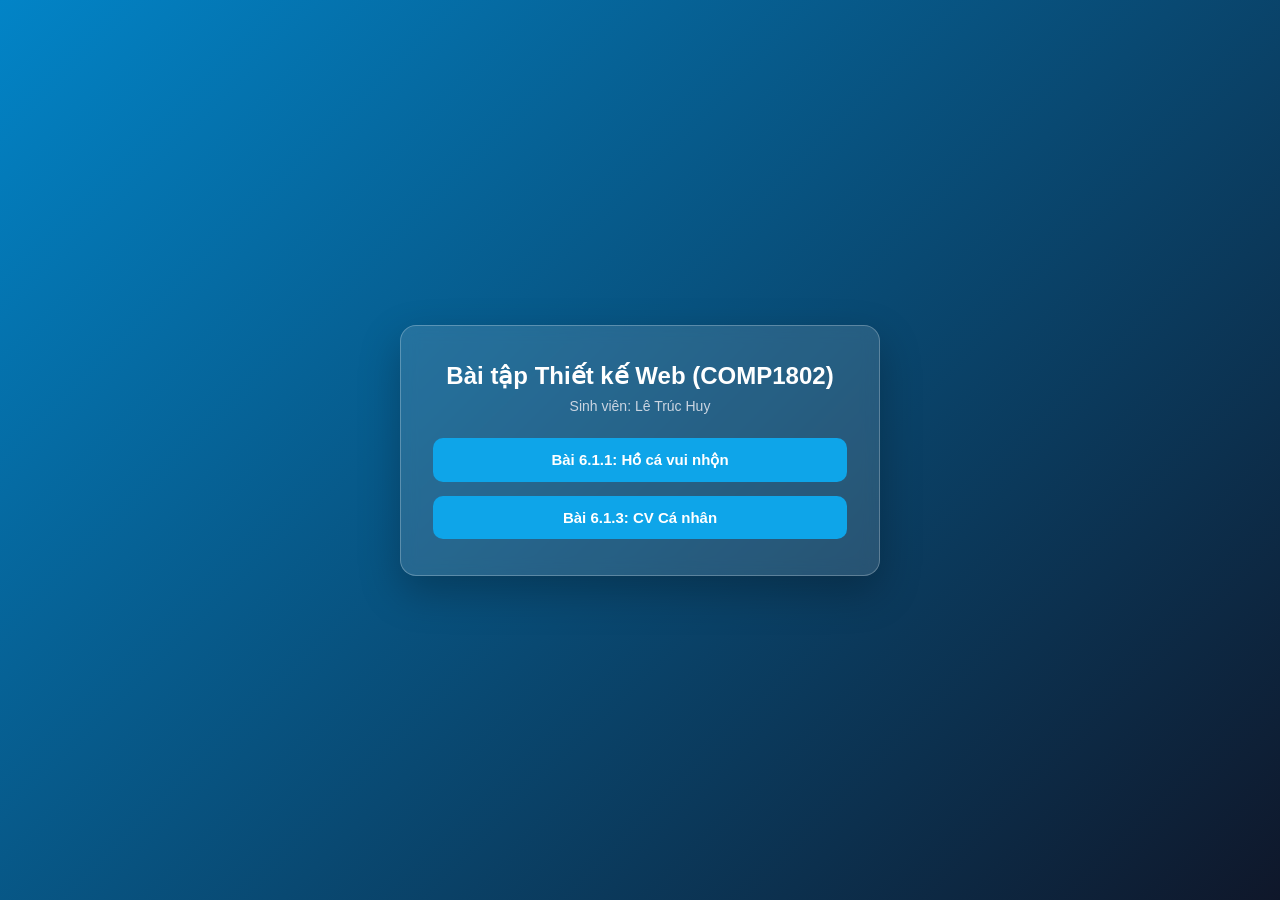
<file: index.html>
<!doctype html>
<html lang="vi">
<head>
  <meta charset="utf-8" />
  <meta name="viewport" content="width=device-width, initial-scale=1.0" />
  <title>Bài tập Thiết kế Web - COMP1802</title>
  <style>
    * {
      box-sizing: border-box;
      margin: 0;
      padding: 0;
    }

    body {
      font-family: "Segoe UI", Arial, sans-serif;
      background: linear-gradient(135deg, #0284c7, #0f172a);
      color: #ffffff;
      display: flex;
      justify-content: center;
      align-items: center;
      min-height: 100vh;
      padding: 20px;
    }

    .box {
      width: 100%;
      max-width: 480px;
      background: rgba(255, 255, 255, 0.12);
      padding: 36px 32px;
      border-radius: 16px;
      text-align: center;
      backdrop-filter: blur(8px);
      border: 1px solid rgba(255, 255, 255, 0.25);
      box-shadow: 0 16px 40px rgba(0, 0, 0, 0.25);
    }

    h1 {
      font-size: 24px;
      margin-bottom: 8px;
    }

    p {
      color: #cbd5e1;
      font-size: 14px;
      margin-bottom: 24px;
    }

    .links {
      display: flex;
      flex-direction: column;
      gap: 14px;
    }

    .links a {
      display: block;
      padding: 13px 20px;
      background: #0ea5e9;
      color: #ffffff;
      text-decoration: none;
      font-weight: 600;
      font-size: 15px;
      border-radius: 10px;
      transition: background 0.2s ease, transform 0.15s ease;
    }

    .links a:hover {
      background: #38bdf8;
      transform: translateY(-2px);
    }
  </style>
</head>
<body>
  <div class="box">
    <h1>Bài tập Thiết kế Web (COMP1802)</h1>
    <p>Sinh viên: Lê Trúc Huy</p>
    <div class="links">
      <a href="Hồ cá/aquarium/hoca.html">Bài 6.1.1: Hồ cá vui nhộn</a>
      <a href="CV/cv/cv.html">Bài 6.1.3: CV Cá nhân</a>
    </div>
  </div>
</body>
</html>
</file>
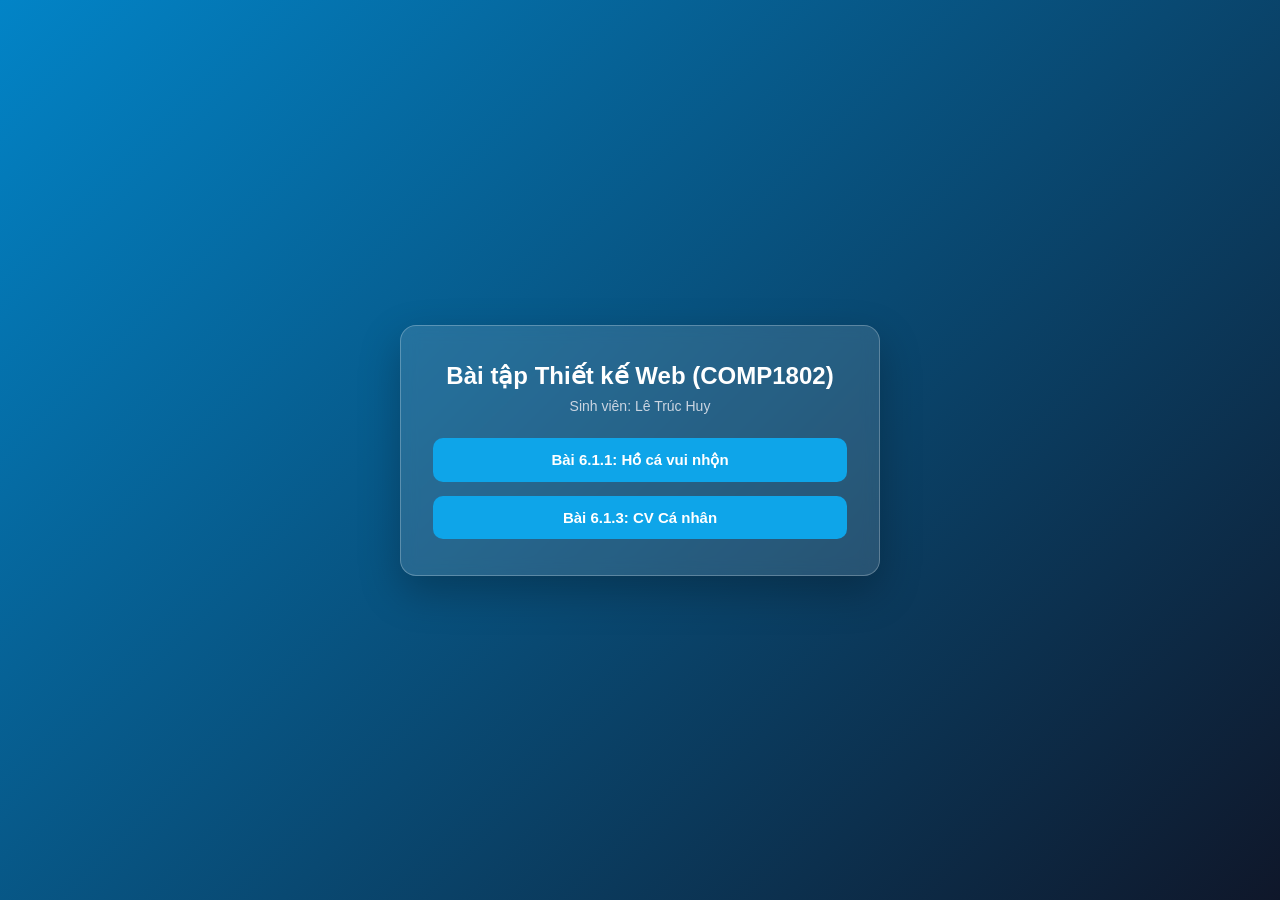
<file: BTTKW/index.html>
<!doctype html>
<html lang="vi">
<head>
  <meta charset="utf-8" />
  <meta name="viewport" content="width=device-width, initial-scale=1.0" />
  <title>Bài tập Thiết kế Web - COMP1802</title>
  <style>
    * {
      box-sizing: border-box;
      margin: 0;
      padding: 0;
    }

    body {
      font-family: "Segoe UI", Arial, sans-serif;
      background: linear-gradient(135deg, #0284c7, #0f172a);
      color: #ffffff;
      display: flex;
      justify-content: center;
      align-items: center;
      min-height: 100vh;
      padding: 20px;
    }

    .box {
      width: 100%;
      max-width: 480px;
      background: rgba(255, 255, 255, 0.12);
      padding: 36px 32px;
      border-radius: 16px;
      text-align: center;
      backdrop-filter: blur(8px);
      border: 1px solid rgba(255, 255, 255, 0.25);
      box-shadow: 0 16px 40px rgba(0, 0, 0, 0.25);
    }

    h1 {
      font-size: 24px;
      margin-bottom: 8px;
    }

    p {
      color: #cbd5e1;
      font-size: 14px;
      margin-bottom: 24px;
    }

    .links {
      display: flex;
      flex-direction: column;
      gap: 14px;
    }

    .links a {
      display: block;
      padding: 13px 20px;
      background: #0ea5e9;
      color: #ffffff;
      text-decoration: none;
      font-weight: 600;
      font-size: 15px;
      border-radius: 10px;
      transition: background 0.2s ease, transform 0.15s ease;
    }

    .links a:hover {
      background: #38bdf8;
      transform: translateY(-2px);
    }
  </style>
</head>
<body>
  <div class="box">
    <h1>Bài tập Thiết kế Web (COMP1802)</h1>
    <p>Sinh viên: Lê Trúc Huy</p>
    <div class="links">
      <a href="Hồ cá/aquarium/hoca.html">Bài 6.1.1: Hồ cá vui nhộn</a>
      <a href="CV/cv/cv.html">Bài 6.1.3: CV Cá nhân</a>
    </div>
  </div>
</body>
</html>
</file>
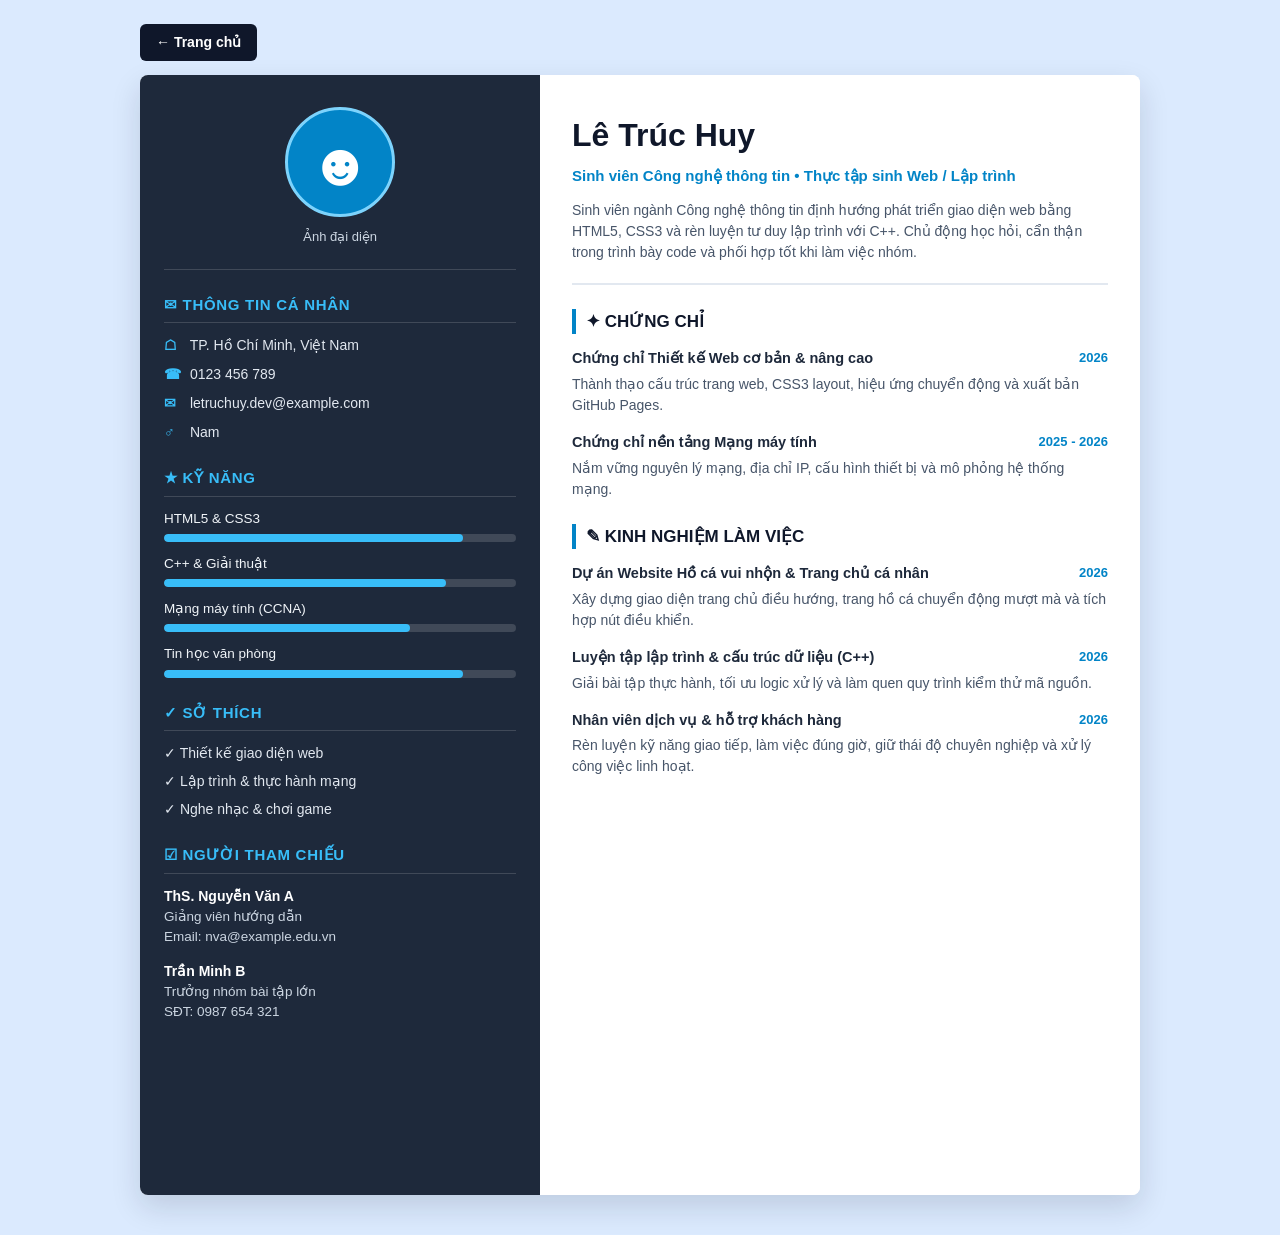
<file: cv.html>
<!doctype html>
<html lang="vi">
  <head>
    <meta charset="utf-8" />
    <meta name="viewport" content="width=device-width, initial-scale=1.0" />
    <title>CV Cá nhân - Bài 6.1.3</title>
    <link rel="stylesheet" href="cv.css" />
  </head>
  <body>
    <div class="nav-top">
      <a href="../index.html">&#8592; Trang chủ</a>
    </div>

    <div class="cv-container">
      <!-- CỘT TRÁI (40%) -->
      <aside class="left-col">
        <div class="avatar-wrap">
          <div class="avatar-circle">&#9787;</div>
          <p class="avatar-label">Ảnh đại diện</p>
        </div>

        <div class="section-box">
          <h2 class="left-title">&#9993; Thông tin cá nhân</h2>
          <p class="info-line">
            <span class="sym">&#9750;</span> TP. Hồ Chí Minh, Việt Nam
          </p>
          <p class="info-line"><span class="sym">&#9742;</span> 0123 456 789</p>
          <p class="info-line">
            <span class="sym">&#9993;</span> letruchuy.dev@example.com
          </p>
          <p class="info-line"><span class="sym">&#9794;</span> Nam</p>
        </div>

        <div class="section-box">
          <h2 class="left-title">&#9733; Kỹ năng</h2>
          <div class="skill-item">
            <div class="skill-name">HTML5 &amp; CSS3</div>
            <div class="skill-track"><div class="skill-bar w-85"></div></div>
          </div>
          <div class="skill-item">
            <div class="skill-name">C++ &amp; Giải thuật</div>
            <div class="skill-track"><div class="skill-bar w-80"></div></div>
          </div>
          <div class="skill-item">
            <div class="skill-name">Mạng máy tính (CCNA)</div>
            <div class="skill-track"><div class="skill-bar w-70"></div></div>
          </div>
          <div class="skill-item">
            <div class="skill-name">Tin học văn phòng</div>
            <div class="skill-track"><div class="skill-bar w-85"></div></div>
          </div>
        </div>

        <div class="section-box">
          <h2 class="left-title">&#10003; Sở thích</h2>
          <ul class="sym-list">
            <li>&#10003; Thiết kế giao diện web</li>
            <li>&#10003; Lập trình &amp; thực hành mạng</li>
            <li>&#10003; Nghe nhạc &amp; chơi game</li>
          </ul>
        </div>

        <div class="section-box">
          <h2 class="left-title">&#9745; Người tham chiếu</h2>
          <div class="ref-box">
            <p class="ref-name">ThS. Nguyễn Văn A</p>
            <p class="ref-detail">Giảng viên hướng dẫn</p>
            <p class="ref-detail">Email: nva@example.edu.vn</p>
          </div>
          <div class="ref-box">
            <p class="ref-name">Trần Minh B</p>
            <p class="ref-detail">Trưởng nhóm bài tập lớn</p>
            <p class="ref-detail">SĐT: 0987 654 321</p>
          </div>
        </div>
      </aside>

      <!-- CỘT PHẢI (60%) -->
      <main class="right-col">
        <div class="profile-header">
          <h1 class="full-name">Lê Trúc Huy</h1>
          <p class="job-title">
            Sinh viên Công nghệ thông tin &bull; Thực tập sinh Web / Lập trình
          </p>
          <p class="summary">
            Sinh viên ngành Công nghệ thông tin định hướng phát triển giao diện
            web bằng HTML5, CSS3 và rèn luyện tư duy lập trình với C++. Chủ động
            học hỏi, cẩn thận trong trình bày code và phối hợp tốt khi làm việc
            nhóm.
          </p>
        </div>

        <div class="right-section">
          <h2 class="right-title">&#10022; Chứng chỉ</h2>
          <div class="item-card">
            <div class="item-head">
              <strong>Chứng chỉ Thiết kế Web cơ bản &amp; nâng cao</strong>
              <span>2026</span>
            </div>
            <p>
              Thành thạo cấu trúc trang web, CSS3 layout, hiệu ứng chuyển động
              và xuất bản GitHub Pages.
            </p>
          </div>
          <div class="item-card">
            <div class="item-head">
              <strong>Chứng chỉ nền tảng Mạng máy tính</strong>
              <span>2025 - 2026</span>
            </div>
            <p>
              Nắm vững nguyên lý mạng, địa chỉ IP, cấu hình thiết bị và mô phỏng
              hệ thống mạng.
            </p>
          </div>
        </div>

        <div class="right-section">
          <h2 class="right-title">&#9998; Kinh nghiệm làm việc</h2>
          <div class="item-card">
            <div class="item-head">
              <strong
                >Dự án Website Hồ cá vui nhộn &amp; Trang chủ cá nhân</strong
              >
              <span>2026</span>
            </div>
            <p>
              Xây dựng giao diện trang chủ điều hướng, trang hồ cá chuyển động
              mượt mà và tích hợp nút điều khiển.
            </p>
          </div>
          <div class="item-card">
            <div class="item-head">
              <strong>Luyện tập lập trình &amp; cấu trúc dữ liệu (C++)</strong>
              <span>2026</span>
            </div>
            <p>
              Giải bài tập thực hành, tối ưu logic xử lý và làm quen quy trình
              kiểm thử mã nguồn.
            </p>
          </div>
          <div class="item-card">
            <div class="item-head">
              <strong>Nhân viên dịch vụ &amp; hỗ trợ khách hàng</strong>
              <span>2026</span>
            </div>
            <p>
              Rèn luyện kỹ năng giao tiếp, làm việc đúng giờ, giữ thái độ chuyên
              nghiệp và xử lý công việc linh hoạt.
            </p>
          </div>
        </div>
      </main>
    </div>
  </body>
</html>
</file>
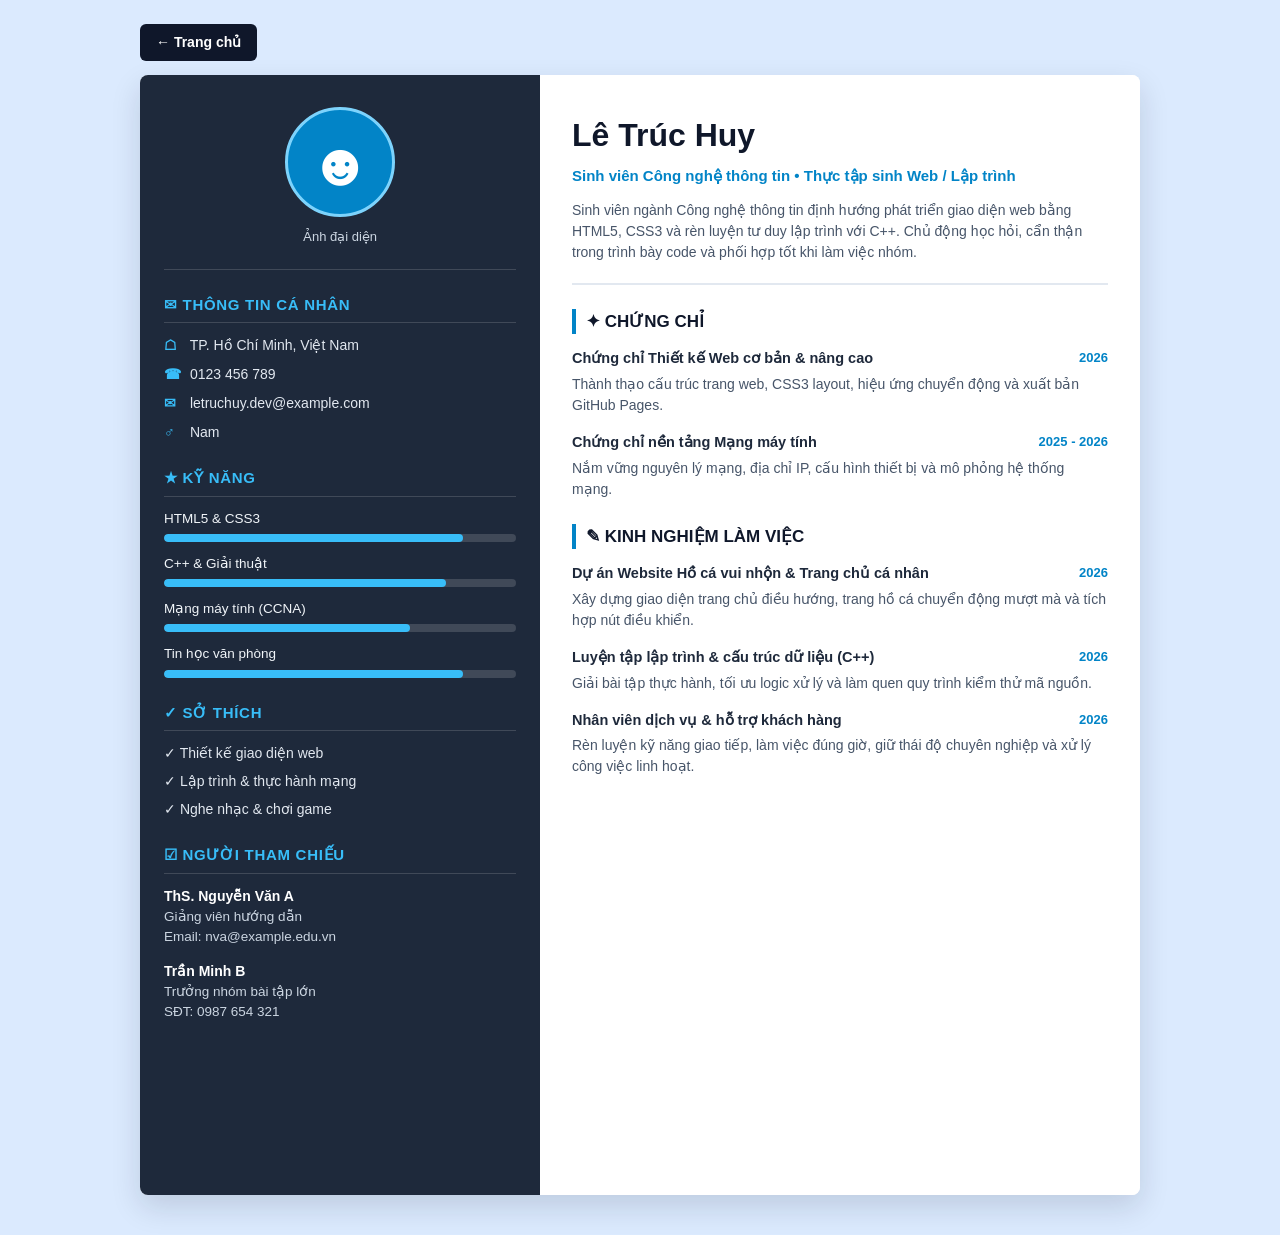
<file: BTTKW/CV/cv/cv.html>
<!doctype html>
<html lang="vi">
  <head>
    <meta charset="utf-8" />
    <meta name="viewport" content="width=device-width, initial-scale=1.0" />
    <title>CV Cá nhân - Bài 6.1.3</title>
    <link rel="stylesheet" href="cv.css" />
  </head>
  <body>
    <div class="nav-top">
      <a href="../../index.html">&#8592; Trang chủ</a>
    </div>

    <div class="cv-container">
      <!-- CỘT TRÁI (40%) -->
      <aside class="left-col">
        <div class="avatar-wrap">
          <div class="avatar-circle">&#9787;</div>
          <p class="avatar-label">Ảnh đại diện</p>
        </div>

        <div class="section-box">
          <h2 class="left-title">&#9993; Thông tin cá nhân</h2>
          <p class="info-line">
            <span class="sym">&#9750;</span> TP. Hồ Chí Minh, Việt Nam
          </p>
          <p class="info-line"><span class="sym">&#9742;</span> 0123 456 789</p>
          <p class="info-line">
            <span class="sym">&#9993;</span> letruchuy.dev@example.com
          </p>
          <p class="info-line"><span class="sym">&#9794;</span> Nam</p>
        </div>

        <div class="section-box">
          <h2 class="left-title">&#9733; Kỹ năng</h2>
          <div class="skill-item">
            <div class="skill-name">HTML5 &amp; CSS3</div>
            <div class="skill-track"><div class="skill-bar w-85"></div></div>
          </div>
          <div class="skill-item">
            <div class="skill-name">C++ &amp; Giải thuật</div>
            <div class="skill-track"><div class="skill-bar w-80"></div></div>
          </div>
          <div class="skill-item">
            <div class="skill-name">Mạng máy tính (CCNA)</div>
            <div class="skill-track"><div class="skill-bar w-70"></div></div>
          </div>
          <div class="skill-item">
            <div class="skill-name">Tin học văn phòng</div>
            <div class="skill-track"><div class="skill-bar w-85"></div></div>
          </div>
        </div>

        <div class="section-box">
          <h2 class="left-title">&#10003; Sở thích</h2>
          <ul class="sym-list">
            <li>&#10003; Thiết kế giao diện web</li>
            <li>&#10003; Lập trình &amp; thực hành mạng</li>
            <li>&#10003; Nghe nhạc &amp; chơi game</li>
          </ul>
        </div>

        <div class="section-box">
          <h2 class="left-title">&#9745; Người tham chiếu</h2>
          <div class="ref-box">
            <p class="ref-name">ThS. Nguyễn Văn A</p>
            <p class="ref-detail">Giảng viên hướng dẫn</p>
            <p class="ref-detail">Email: nva@example.edu.vn</p>
          </div>
          <div class="ref-box">
            <p class="ref-name">Trần Minh B</p>
            <p class="ref-detail">Trưởng nhóm bài tập lớn</p>
            <p class="ref-detail">SĐT: 0987 654 321</p>
          </div>
        </div>
      </aside>

      <!-- CỘT PHẢI (60%) -->
      <main class="right-col">
        <div class="profile-header">
          <h1 class="full-name">Lê Trúc Huy</h1>
          <p class="job-title">
            Sinh viên Công nghệ thông tin &bull; Thực tập sinh Web / Lập trình
          </p>
          <p class="summary">
            Sinh viên ngành Công nghệ thông tin định hướng phát triển giao diện
            web bằng HTML5, CSS3 và rèn luyện tư duy lập trình với C++. Chủ động
            học hỏi, cẩn thận trong trình bày code và phối hợp tốt khi làm việc
            nhóm.
          </p>
        </div>

        <div class="right-section">
          <h2 class="right-title">&#10022; Chứng chỉ</h2>
          <div class="item-card">
            <div class="item-head">
              <strong>Chứng chỉ Thiết kế Web cơ bản &amp; nâng cao</strong>
              <span>2026</span>
            </div>
            <p>
              Thành thạo cấu trúc trang web, CSS3 layout, hiệu ứng chuyển động
              và xuất bản GitHub Pages.
            </p>
          </div>
          <div class="item-card">
            <div class="item-head">
              <strong>Chứng chỉ nền tảng Mạng máy tính</strong>
              <span>2025 - 2026</span>
            </div>
            <p>
              Nắm vững nguyên lý mạng, địa chỉ IP, cấu hình thiết bị và mô phỏng
              hệ thống mạng.
            </p>
          </div>
        </div>

        <div class="right-section">
          <h2 class="right-title">&#9998; Kinh nghiệm làm việc</h2>
          <div class="item-card">
            <div class="item-head">
              <strong
                >Dự án Website Hồ cá vui nhộn &amp; Trang chủ cá nhân</strong
              >
              <span>2026</span>
            </div>
            <p>
              Xây dựng giao diện trang chủ điều hướng, trang hồ cá chuyển động
              mượt mà và tích hợp nút điều khiển.
            </p>
          </div>
          <div class="item-card">
            <div class="item-head">
              <strong>Luyện tập lập trình &amp; cấu trúc dữ liệu (C++)</strong>
              <span>2026</span>
            </div>
            <p>
              Giải bài tập thực hành, tối ưu logic xử lý và làm quen quy trình
              kiểm thử mã nguồn.
            </p>
          </div>
          <div class="item-card">
            <div class="item-head">
              <strong>Nhân viên dịch vụ &amp; hỗ trợ khách hàng</strong>
              <span>2026</span>
            </div>
            <p>
              Rèn luyện kỹ năng giao tiếp, làm việc đúng giờ, giữ thái độ chuyên
              nghiệp và xử lý công việc linh hoạt.
            </p>
          </div>
        </div>
      </main>
    </div>
  </body>
</html>
</file>
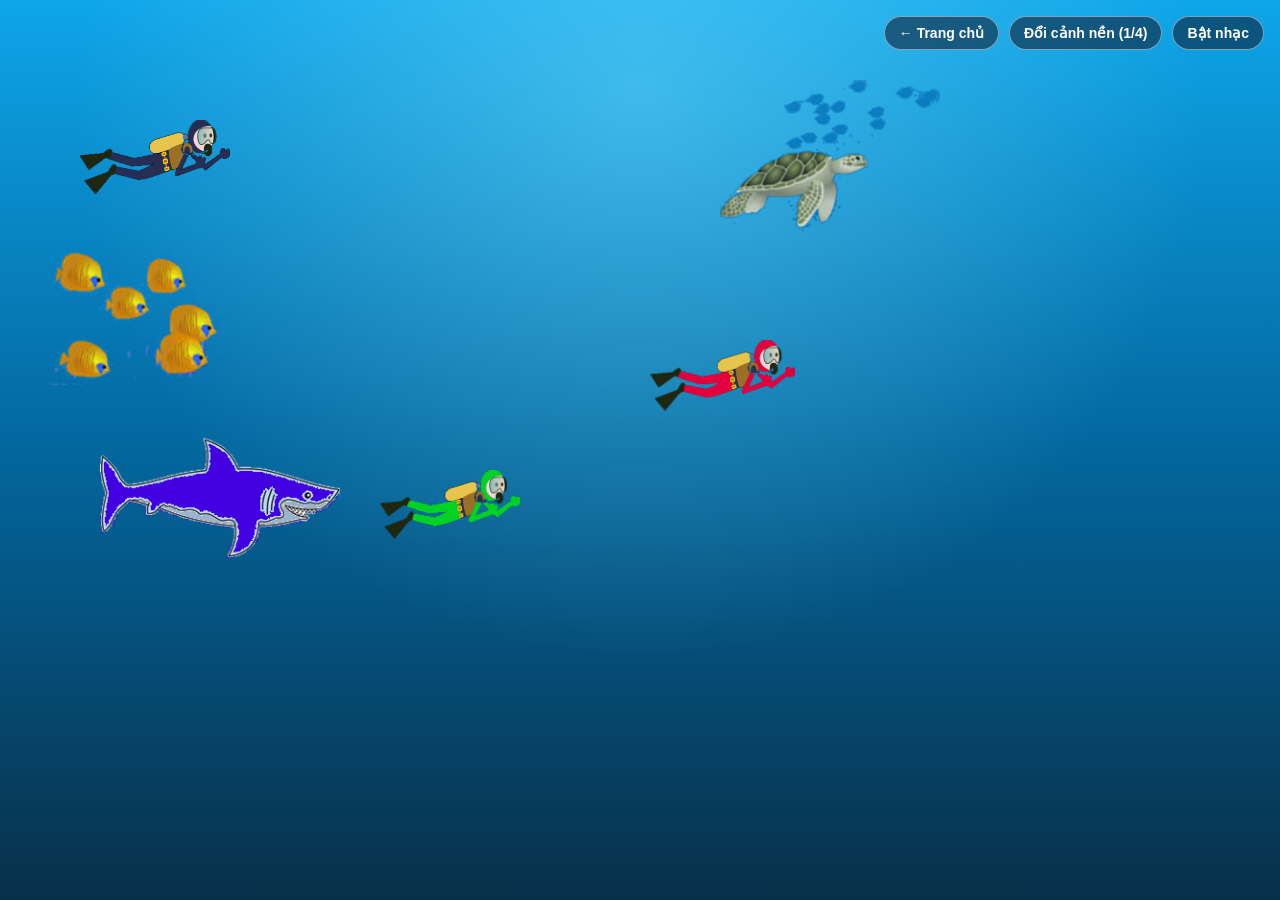
<file: BTTKW/Hồ cá/aquarium/hoca.html>
<!doctype html>
<html lang="vi">
  <head>
    <meta charset="utf-8" />
    <meta name="viewport" content="width=device-width, initial-scale=1.0" />
    <title>Hồ cá vui nhộn</title>
    <link rel="stylesheet" href="hoca.css" />
  </head>
  <body>
    <div id="content" class="bg-1">
      <!-- Yêu cầu nâng cao: Nút điều khiển góc trên bên phải -->
      <div class="controls">
        <a class="ctrl-btn" href="../../index.html">← Trang chủ</a>
        <button type="button" class="ctrl-btn" onclick="doiCanhNen()">
          Đổi cảnh nền (1/4)
        </button>
        <button
          type="button"
          class="ctrl-btn"
          id="musicBtn"
          onclick="batTatNhac()"
        >
          Bật nhạc
        </button>
      </div>

      <!-- Cá mập theo đúng mẫu sách -->
      <div id="shark">
        <img src="image/shark.png" alt="Cá mập" />
      </div>

      <!-- Các đối tượng khác (Bước 5) -->
      <div id="turtle">
        <img src="image/turtle.png" alt="Con rùa" />
      </div>

      <div id="diver1">
        <img src="image/diver1.png" alt="Thợ lặn 1" />
      </div>

      <div id="diver2">
        <img src="image/diver2.png" alt="Thợ lặn 2" />
      </div>

      <div id="diver3">
        <img src="image/diver3.png" alt="Thợ lặn 3" />
      </div>

      <div id="goldfish">
        <img src="image/goldFishSchool.png" alt="Đàn cá vàng" />
      </div>

      <div id="faintschool">
        <img src="image/faintSchool.png" alt="Đàn cá nhỏ" />
      </div>

      <!-- Bong bóng chỉ di chuyển hướng lên trên -->
      <div class="bubble b1"></div>
      <div class="bubble b2"></div>
      <div class="bubble b3"></div>
      <div class="bubble b4"></div>
      <div class="bubble b5"></div>
      <div class="bubble b6"></div>
    </div>

    <script>
      // 1. Đổi qua lại 4 cảnh nền sau mỗi lần nhấn
      let canhHienTai = 1;
      const tongSoCanh = 4;

      function doiCanhNen() {
        const hoCa = document.getElementById("content");
        hoCa.classList.remove("bg-" + canhHienTai);
        canhHienTai = (canhHienTai % tongSoCanh) + 1;
        hoCa.classList.add("bg-" + canhHienTai);
        document.querySelector('button[onclick="doiCanhNen()"]').textContent =
          "Đổi cảnh nền (" + canhHienTai + "/" + tongSoCanh + ")";
      }

      // 2. Phát nhạc hoặc ngừng phát nhạc (tạo giai điệu nhẹ trực tiếp bằng trình duyệt)
      let audioCtx = null;
      let dangPhatNhac = false;
      let musicTimer = null;
      const notNhac = [
        261.63, 329.63, 392.0, 523.25, 392.0, 329.63, 293.66, 392.0,
      ];
      let viTriNot = 0;

      function choiMotNot() {
        if (!dangPhatNhac || !audioCtx) return;
        const osc = audioCtx.createOscillator();
        const gain = audioCtx.createGain();
        osc.type = "sine";
        osc.frequency.value = notNhac[viTriNot % notNhac.length];
        viTriNot++;

        gain.gain.setValueAtTime(0.06, audioCtx.currentTime);
        gain.gain.exponentialRampToValueAtTime(
          0.0001,
          audioCtx.currentTime + 0.55,
        );

        osc.connect(gain);
        gain.connect(audioCtx.destination);
        osc.start();
        osc.stop(audioCtx.currentTime + 0.55);
      }

      function batTatNhac() {
        const btn = document.getElementById("musicBtn");
        if (!dangPhatNhac) {
          if (!audioCtx) {
            audioCtx = new (window.AudioContext || window.webkitAudioContext)();
          }
          if (audioCtx.state === "suspended") {
            audioCtx.resume();
          }
          dangPhatNhac = true;
          btn.textContent = "Tắt nhạc";
          choiMotNot();
          musicTimer = setInterval(choiMotNot, 600);
        } else {
          dangPhatNhac = false;
          btn.textContent = "Bật nhạc";
          clearInterval(musicTimer);
        }
      }
    </script>
  </body>
</html>
</file>
<file: cv.css>
* {
  box-sizing: border-box;
  margin: 0;
  padding: 0;
}

body {
  font-family: "Segoe UI", Arial, sans-serif;
  background-color: #dbeafe;
  color: #1e293b;
  line-height: 1.5;
  padding: 24px 16px 40px;
}

.nav-top {
  max-width: 1000px;
  margin: 0 auto 14px;
}

.nav-top a {
  display: inline-block;
  padding: 8px 16px;
  background-color: #0f172a;
  color: #ffffff;
  text-decoration: none;
  font-size: 14px;
  font-weight: 600;
  border-radius: 6px;
}

.nav-top a:hover {
  background-color: #0369a1;
}

/* Khung CV 2 cột thẳng đứng: 40% - 60% */
.cv-container {
  max-width: 1000px;
  margin: 0 auto;
  display: flex;
  min-height: 1120px;
  background-color: #ffffff;
  border-radius: 8px;
  overflow: hidden;
  box-shadow: 0 12px 30px rgba(15, 23, 42, 0.14);
}

.left-col {
  width: 40%;
  background-color: #1e293b;
  color: #f8fafc;
  padding: 32px 24px;
}

.right-col {
  width: 60%;
  background-color: #ffffff;
  padding: 36px 32px;
}

.avatar-wrap {
  text-align: center;
  padding-bottom: 22px;
  margin-bottom: 24px;
  border-bottom: 1px solid rgba(255, 255, 255, 0.15);
}

.avatar-circle {
  width: 110px;
  height: 110px;
  margin: 0 auto 10px;
  border-radius: 50%;
  background-color: #0284c7;
  color: #ffffff;
  font-size: 60px;
  line-height: 110px;
  border: 3px solid #7dd3fc;
}

.avatar-label {
  font-size: 13px;
  color: #cbd5e1;
}

.section-box {
  margin-bottom: 24px;
}

.left-title {
  font-size: 15px;
  text-transform: uppercase;
  letter-spacing: 0.7px;
  color: #38bdf8;
  padding-bottom: 6px;
  margin-bottom: 12px;
  border-bottom: 1px solid rgba(255, 255, 255, 0.15);
}

.info-line {
  font-size: 14px;
  color: #e2e8f0;
  margin-bottom: 8px;
}

.sym {
  display: inline-block;
  width: 22px;
  color: #38bdf8;
  font-weight: bold;
}

.skill-item {
  margin-bottom: 12px;
}

.skill-name {
  font-size: 13.5px;
  color: #f1f5f9;
  margin-bottom: 5px;
}

.skill-track {
  width: 100%;
  height: 8px;
  background-color: rgba(255, 255, 255, 0.15);
  border-radius: 999px;
  overflow: hidden;
}

.skill-bar {
  height: 100%;
  background-color: #38bdf8;
  border-radius: 999px;
}

.w-85 {
  width: 85%;
}
.w-80 {
  width: 80%;
}
.w-70 {
  width: 70%;
}

.sym-list {
  list-style: none;
  font-size: 14px;
  color: #e2e8f0;
}

.sym-list li {
  margin-bottom: 7px;
}

.ref-box {
  margin-bottom: 14px;
}

.ref-name {
  font-size: 14px;
  font-weight: 700;
  color: #ffffff;
}

.ref-detail {
  font-size: 13.5px;
  color: #cbd5e1;
}

.profile-header {
  padding-bottom: 20px;
  margin-bottom: 24px;
  border-bottom: 2px solid #e2e8f0;
}

.full-name {
  font-size: 32px;
  color: #0f172a;
}

.job-title {
  font-size: 15px;
  font-weight: 600;
  color: #0284c7;
  margin: 6px 0 12px;
}

.summary {
  font-size: 14px;
  color: #475569;
}

.right-section {
  margin-bottom: 24px;
}

.right-title {
  font-size: 17px;
  text-transform: uppercase;
  color: #0f172a;
  padding-left: 10px;
  margin-bottom: 14px;
  border-left: 4px solid #0284c7;
}

.item-card {
  margin-bottom: 16px;
}

.item-head {
  display: flex;
  justify-content: space-between;
  gap: 12px;
  font-size: 14.5px;
  color: #1e293b;
  margin-bottom: 4px;
}

.item-head span {
  font-size: 13px;
  font-weight: 600;
  color: #0284c7;
  white-space: nowrap;
}

.item-card p {
  font-size: 14px;
  color: #475569;
}
</file>
<file: BTTKW/CV/cv/cv.css>
* {
  box-sizing: border-box;
  margin: 0;
  padding: 0;
}

body {
  font-family: "Segoe UI", Arial, sans-serif;
  background-color: #dbeafe;
  color: #1e293b;
  line-height: 1.5;
  padding: 24px 16px 40px;
}

.nav-top {
  max-width: 1000px;
  margin: 0 auto 14px;
}

.nav-top a {
  display: inline-block;
  padding: 8px 16px;
  background-color: #0f172a;
  color: #ffffff;
  text-decoration: none;
  font-size: 14px;
  font-weight: 600;
  border-radius: 6px;
}

.nav-top a:hover {
  background-color: #0369a1;
}

/* Khung CV 2 cột thẳng đứng: 40% - 60% */
.cv-container {
  max-width: 1000px;
  margin: 0 auto;
  display: flex;
  min-height: 1120px;
  background-color: #ffffff;
  border-radius: 8px;
  overflow: hidden;
  box-shadow: 0 12px 30px rgba(15, 23, 42, 0.14);
}

.left-col {
  width: 40%;
  background-color: #1e293b;
  color: #f8fafc;
  padding: 32px 24px;
}

.right-col {
  width: 60%;
  background-color: #ffffff;
  padding: 36px 32px;
}

.avatar-wrap {
  text-align: center;
  padding-bottom: 22px;
  margin-bottom: 24px;
  border-bottom: 1px solid rgba(255, 255, 255, 0.15);
}

.avatar-circle {
  width: 110px;
  height: 110px;
  margin: 0 auto 10px;
  border-radius: 50%;
  background-color: #0284c7;
  color: #ffffff;
  font-size: 60px;
  line-height: 110px;
  border: 3px solid #7dd3fc;
}

.avatar-label {
  font-size: 13px;
  color: #cbd5e1;
}

.section-box {
  margin-bottom: 24px;
}

.left-title {
  font-size: 15px;
  text-transform: uppercase;
  letter-spacing: 0.7px;
  color: #38bdf8;
  padding-bottom: 6px;
  margin-bottom: 12px;
  border-bottom: 1px solid rgba(255, 255, 255, 0.15);
}

.info-line {
  font-size: 14px;
  color: #e2e8f0;
  margin-bottom: 8px;
}

.sym {
  display: inline-block;
  width: 22px;
  color: #38bdf8;
  font-weight: bold;
}

.skill-item {
  margin-bottom: 12px;
}

.skill-name {
  font-size: 13.5px;
  color: #f1f5f9;
  margin-bottom: 5px;
}

.skill-track {
  width: 100%;
  height: 8px;
  background-color: rgba(255, 255, 255, 0.15);
  border-radius: 999px;
  overflow: hidden;
}

.skill-bar {
  height: 100%;
  background-color: #38bdf8;
  border-radius: 999px;
}

.w-85 {
  width: 85%;
}
.w-80 {
  width: 80%;
}
.w-70 {
  width: 70%;
}

.sym-list {
  list-style: none;
  font-size: 14px;
  color: #e2e8f0;
}

.sym-list li {
  margin-bottom: 7px;
}

.ref-box {
  margin-bottom: 14px;
}

.ref-name {
  font-size: 14px;
  font-weight: 700;
  color: #ffffff;
}

.ref-detail {
  font-size: 13.5px;
  color: #cbd5e1;
}

.profile-header {
  padding-bottom: 20px;
  margin-bottom: 24px;
  border-bottom: 2px solid #e2e8f0;
}

.full-name {
  font-size: 32px;
  color: #0f172a;
}

.job-title {
  font-size: 15px;
  font-weight: 600;
  color: #0284c7;
  margin: 6px 0 12px;
}

.summary {
  font-size: 14px;
  color: #475569;
}

.right-section {
  margin-bottom: 24px;
}

.right-title {
  font-size: 17px;
  text-transform: uppercase;
  color: #0f172a;
  padding-left: 10px;
  margin-bottom: 14px;
  border-left: 4px solid #0284c7;
}

.item-card {
  margin-bottom: 16px;
}

.item-head {
  display: flex;
  justify-content: space-between;
  gap: 12px;
  font-size: 14.5px;
  color: #1e293b;
  margin-bottom: 4px;
}

.item-head span {
  font-size: 13px;
  font-weight: 600;
  color: #0284c7;
  white-space: nowrap;
}

.item-card p {
  font-size: 14px;
  color: #475569;
}
</file>
<file: BTTKW/Hồ cá/aquarium/hoca.css>
* {
  box-sizing: border-box;
  margin: 0;
  padding: 0;
}

body,
html {
  width: 100%;
  height: 100%;
  overflow: hidden;
  font-family: Arial, sans-serif;
}

/* Khung hồ cá chính */
#content {
  position: relative;
  width: 100vw;
  height: 100vh;
  overflow: hidden;
  transition: background 0.8s ease;
}

/* 4 cảnh nền đại dương chuyển đổi khi bấm nút */
#content.bg-1 {
  background:
    radial-gradient(
      circle at 50% 10%,
      rgba(125, 226, 255, 0.45),
      transparent 55%
    ),
    linear-gradient(180deg, #0ea5e9 0%, #0369a1 48%, #082f49 100%);
}
#content.bg-2 {
  background:
    radial-gradient(
      circle at 75% 15%,
      rgba(253, 224, 71, 0.4),
      transparent 50%
    ),
    linear-gradient(180deg, #0284c7 0%, #0f766e 55%, #042f2e 100%);
}
#content.bg-3 {
  background:
    radial-gradient(
      circle at 30% 12%,
      rgba(244, 114, 182, 0.35),
      transparent 50%
    ),
    linear-gradient(180deg, #f97316 0%, #be185d 35%, #1e1b4b 100%);
}
#content.bg-4 {
  background:
    radial-gradient(
      circle at 60% 10%,
      rgba(186, 230, 253, 0.25),
      transparent 45%
    ),
    linear-gradient(180deg, #1e3a8a 0%, #0f172a 60%, #020617 100%);
}

/* Cụm nút điều khiển ở phía trên cùng bên phải màn hình */
.controls {
  position: fixed;
  top: 16px;
  right: 16px;
  z-index: 100;
  display: flex;
  gap: 10px;
}

.ctrl-btn {
  padding: 8px 14px;
  border: 1px solid rgba(255, 255, 255, 0.45);
  border-radius: 20px;
  background: rgba(15, 23, 42, 0.55);
  color: #ffffff;
  font-size: 14px;
  font-weight: bold;
  text-decoration: none;
  cursor: pointer;
  backdrop-filter: blur(4px);
  transition:
    background 0.25s ease,
    transform 0.15s ease;
}

.ctrl-btn:hover {
  background: rgba(14, 165, 233, 0.85);
  transform: translateY(-1px);
}

/* ================= BƯỚC 3 & 4: CÁ MẬP (THEO ĐÚNG SÁCH) ================= */
#shark {
  left: 100px;
  top: 400px;
  position: absolute;
  z-index: 20;
  animation-name: Shark;
  animation-duration: 10s;
  animation-timing-function: linear;
  animation-iteration-count: infinite;
  animation-play-state: running;
}

#shark img {
  width: 240px;
  height: auto;
}

@keyframes Shark {
  0% {
    left: 100px;
    top: 400px;
    transform: scaleX(1);
  }
  20% {
    left: 300px;
    top: 400px;
    transform: scaleX(1);
  }
  40% {
    left: 550px;
    top: 300px;
    transform: scaleX(1);
  }
  50% {
    left: 780px;
    top: 120px;
    transform: scaleX(1);
  }
  51% {
    left: 780px;
    top: 120px;
    transform: scaleX(-1);
  }
  70% {
    left: 500px;
    top: 220px;
    transform: scaleX(-1);
  }
  95% {
    left: 100px;
    top: 400px;
    transform: scaleX(-1);
  }
  100% {
    left: 100px;
    top: 400px;
    transform: scaleX(1);
  }
}

/* ================= BƯỚC 5: CÁC ĐỐI TƯỢNG KHÁC (TỐC ĐỘ THỰC TẾ) ================= */

/* Con rùa bơi chậm hơn cá mập (20s) */
#turtle {
  position: absolute;
  left: 720px;
  top: 150px;
  z-index: 15;
  animation-name: Turtle;
  animation-duration: 20s;
  animation-timing-function: ease-in-out;
  animation-iteration-count: infinite;
  animation-play-state: running;
}

#turtle img {
  width: 150px;
  height: auto;
}

@keyframes Turtle {
  0% {
    left: 720px;
    top: 150px;
    transform: scaleX(-1);
  }
  25% {
    left: 480px;
    top: 190px;
    transform: scaleX(-1);
  }
  49% {
    left: 160px;
    top: 140px;
    transform: scaleX(-1);
  }
  50% {
    left: 160px;
    top: 140px;
    transform: scaleX(1);
  }
  75% {
    left: 450px;
    top: 110px;
    transform: scaleX(1);
  }
  99% {
    left: 720px;
    top: 150px;
    transform: scaleX(1);
  }
  100% {
    left: 720px;
    top: 150px;
    transform: scaleX(-1);
  }
}

/* Thợ lặn 1 (22s) */
#diver1 {
  position: absolute;
  left: 80px;
  top: 120px;
  z-index: 18;
  animation-name: Diver1;
  animation-duration: 22s;
  animation-timing-function: ease-in-out;
  animation-iteration-count: infinite;
  animation-play-state: running;
}

#diver1 img {
  width: 150px;
  height: auto;
}

@keyframes Diver1 {
  0% {
    left: 80px;
    top: 120px;
    transform: scaleX(1);
  }
  25% {
    left: 320px;
    top: 170px;
    transform: scaleX(1);
  }
  49% {
    left: 580px;
    top: 110px;
    transform: scaleX(1);
  }
  50% {
    left: 580px;
    top: 110px;
    transform: scaleX(-1);
  }
  75% {
    left: 310px;
    top: 80px;
    transform: scaleX(-1);
  }
  99% {
    left: 80px;
    top: 120px;
    transform: scaleX(-1);
  }
  100% {
    left: 80px;
    top: 120px;
    transform: scaleX(1);
  }
}

/* Thợ lặn 2 (25s) */
#diver2 {
  position: absolute;
  left: 650px;
  top: 340px;
  z-index: 17;
  animation-name: Diver2;
  animation-duration: 25s;
  animation-timing-function: ease-in-out;
  animation-iteration-count: infinite;
  animation-play-state: running;
}

#diver2 img {
  width: 145px;
  height: auto;
}

@keyframes Diver2 {
  0% {
    left: 650px;
    top: 340px;
    transform: scaleX(-1);
  }
  30% {
    left: 400px;
    top: 290px;
    transform: scaleX(-1);
  }
  49% {
    left: 180px;
    top: 360px;
    transform: scaleX(-1);
  }
  50% {
    left: 180px;
    top: 360px;
    transform: scaleX(1);
  }
  80% {
    left: 430px;
    top: 410px;
    transform: scaleX(1);
  }
  99% {
    left: 650px;
    top: 340px;
    transform: scaleX(1);
  }
  100% {
    left: 650px;
    top: 340px;
    transform: scaleX(-1);
  }
}

/* Thợ lặn 3 (24s) */
#diver3 {
  position: absolute;
  left: 380px;
  top: 470px;
  z-index: 16;
  animation-name: Diver3;
  animation-duration: 24s;
  animation-timing-function: ease-in-out;
  animation-iteration-count: infinite;
  animation-play-state: running;
}

#diver3 img {
  width: 140px;
  height: auto;
}

@keyframes Diver3 {
  0% {
    left: 380px;
    top: 470px;
    transform: scaleX(1);
  }
  25% {
    left: 660px;
    top: 430px;
    transform: scaleX(1);
  }
  49% {
    left: 820px;
    top: 480px;
    transform: scaleX(1);
  }
  50% {
    left: 820px;
    top: 480px;
    transform: scaleX(-1);
  }
  75% {
    left: 540px;
    top: 510px;
    transform: scaleX(-1);
  }
  99% {
    left: 380px;
    top: 470px;
    transform: scaleX(-1);
  }
  100% {
    left: 380px;
    top: 470px;
    transform: scaleX(1);
  }
}

/* Đàn cá vàng (14s) */
#goldfish {
  position: absolute;
  left: 50px;
  top: 250px;
  z-index: 12;
  animation-name: GoldFish;
  animation-duration: 14s;
  animation-timing-function: linear;
  animation-iteration-count: infinite;
  animation-play-state: running;
}

#goldfish img {
  width: 170px;
  height: auto;
}

@keyframes GoldFish {
  0% {
    left: 50px;
    top: 250px;
    transform: scaleX(1);
  }
  49% {
    left: 760px;
    top: 230px;
    transform: scaleX(1);
  }
  50% {
    left: 760px;
    top: 230px;
    transform: scaleX(-1);
  }
  99% {
    left: 50px;
    top: 250px;
    transform: scaleX(-1);
  }
  100% {
    left: 50px;
    top: 250px;
    transform: scaleX(1);
  }
}

/* Đàn cá nhỏ xa xa (16s) */
#faintschool {
  position: absolute;
  left: 780px;
  top: 80px;
  z-index: 10;
  opacity: 0.85;
  animation-name: FaintSchool;
  animation-duration: 16s;
  animation-timing-function: linear;
  animation-iteration-count: infinite;
  animation-play-state: running;
}

#faintschool img {
  width: 160px;
  height: auto;
}

@keyframes FaintSchool {
  0% {
    left: 780px;
    top: 80px;
    transform: scaleX(-1);
  }
  49% {
    left: 90px;
    top: 95px;
    transform: scaleX(-1);
  }
  50% {
    left: 90px;
    top: 95px;
    transform: scaleX(1);
  }
  99% {
    left: 780px;
    top: 80px;
    transform: scaleX(1);
  }
  100% {
    left: 780px;
    top: 80px;
    transform: scaleX(-1);
  }
}

/* ================= BONG BÓNG CHỈ DI CHUYỂN HƯỚNG LÊN TRÊN ================= */
.bubble {
  position: absolute;
  bottom: -40px;
  border-radius: 50%;
  background: radial-gradient(
    circle at 30% 30%,
    rgba(255, 255, 255, 0.85),
    rgba(255, 255, 255, 0.15)
  );
  border: 1px solid rgba(255, 255, 255, 0.5);
  z-index: 25;
  animation-name: BubbleUp;
  animation-timing-function: linear;
  animation-iteration-count: infinite;
  animation-play-state: running;
}

.b1 {
  left: 15%;
  width: 16px;
  height: 16px;
  animation-duration: 7s;
  animation-delay: 0s;
}
.b2 {
  left: 32%;
  width: 24px;
  height: 24px;
  animation-duration: 9s;
  animation-delay: 2s;
}
.b3 {
  left: 48%;
  width: 12px;
  height: 12px;
  animation-duration: 6s;
  animation-delay: 1s;
}
.b4 {
  left: 65%;
  width: 20px;
  height: 20px;
  animation-duration: 8s;
  animation-delay: 3s;
}
.b5 {
  left: 80%;
  width: 14px;
  height: 14px;
  animation-duration: 6.5s;
  animation-delay: 4s;
}
.b6 {
  left: 90%;
  width: 22px;
  height: 22px;
  animation-duration: 9.5s;
  animation-delay: 1.5s;
}

@keyframes BubbleUp {
  0% {
    bottom: -40px;
    opacity: 0;
  }
  15% {
    opacity: 0.85;
  }
  85% {
    opacity: 0.85;
  }
  100% {
    bottom: 105vh;
    opacity: 0;
  }
}
</file>
